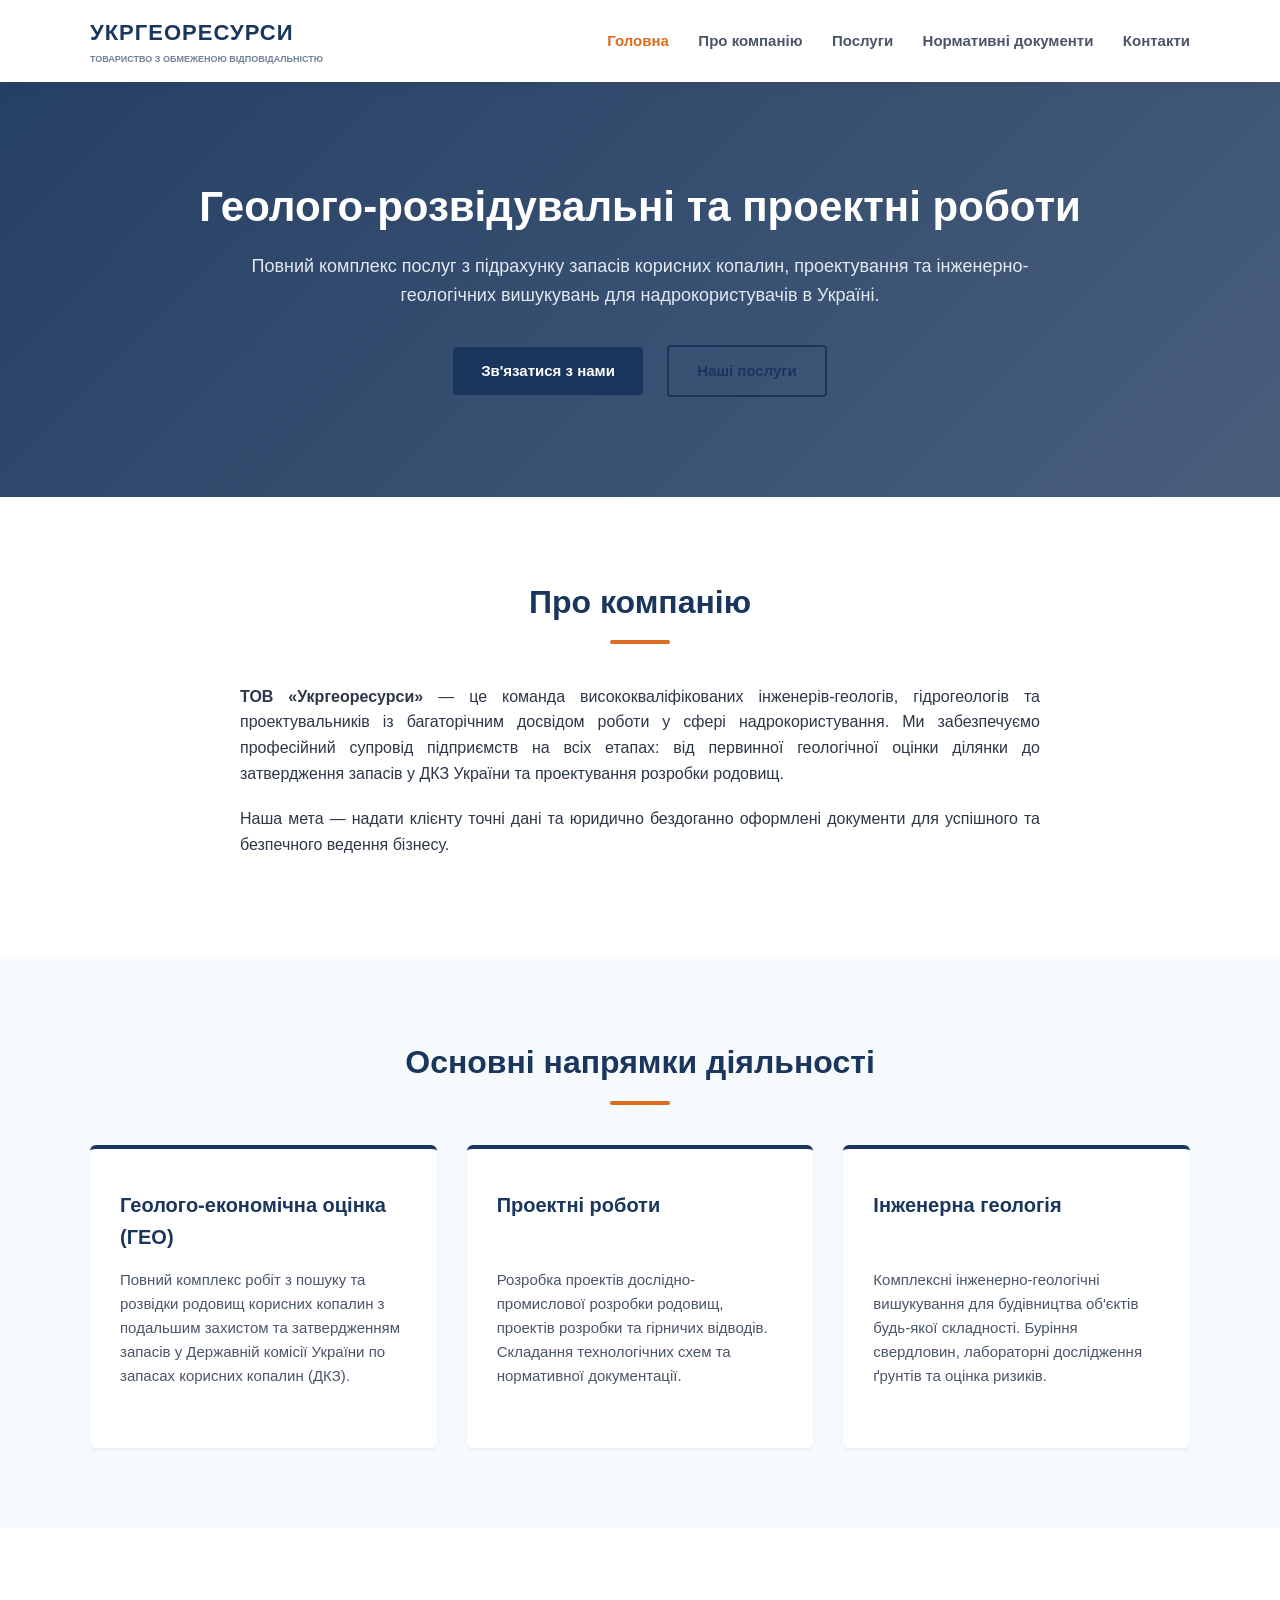
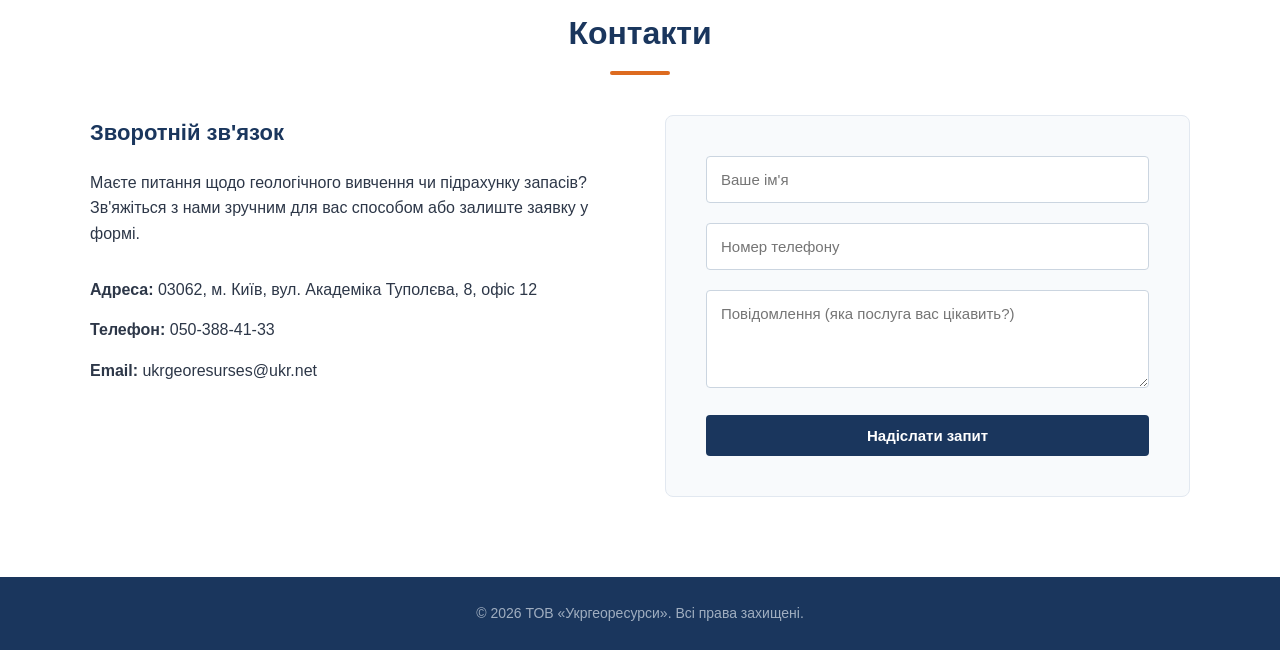
<file: index.html>
<!DOCTYPE html>
<html lang="uk">
<head>
    <meta charset="UTF-8">
    <meta name="viewport" content="width=device-width, initial-scale=1.0">
    <title>ТОВ Укргеоресурси — Геолого-економічна оцінка та проектування</title>
    <!-- Подключаем файл стилей -->
    <link rel="stylesheet" href="style.css">
</head>
<body>

    <!-- ШАПКА САЙТА (HEADER) -->
    <header class="main-header">
        <div class="container">
            <div class="logo">
                <span class="logo-title">УКРГЕОРЕСУРСИ</span>
                <span class="logo-subtitle">ТОВАРИСТВО З ОБМЕЖЕНОЮ ВІДПОВІДАЛЬНІСТЮ</span>
            </div>
            <nav class="main-nav">
                <a href="index.html" class="active">Головна</a>
                <a href="index.html#about">Про компанію</a>
                <a href="services.html">Послуги</a>
                <a href="services.html#documents">Нормативні документи</a>
                <a href="contacts.html">Контакти</a>
            </nav>
        </div>
    </header>

    <!-- ГЛАВНЫЙ БАННЕР (HERO SECTION) -->
    <section class="hero-section">
        <div class="container">
            <h1>Геолого-розвідувальні та проектні роботи</h1>
            <p>Повний комплекс послуг з підрахунку запасів корисних копалин, проектування та інженерно-геологічних вишукувань для надрокористувачів в Україні.</p>
            <div class="hero-actions">
                <a href="#contacts" class="btn btn-primary">Зв'язатися з нами</a>
                <a href="#services" class="btn btn-secondary">Наші послуги</a>
            </div>
        </div>
    </section>

    <!-- О КОМПАНИИ (ABOUT) -->
    <section id="about" class="about-section">
        <div class="container">
            <h2>Про компанію</h2>
            <div class="about-content">
                <p><strong>ТОВ «Укргеоресурси»</strong> — це команда висококваліфікованих інженерів-геологів, гідрогеологів та проектувальників із багаторічним досвідом роботи у сфері надрокористування. Ми забезпечуємо професійний супровід підприємств на всіх етапах: від первинної геологічної оцінки ділянки до затвердження запасів у ДКЗ України та проектування розробки родовищ.</p>
                <p>Наша мета — надати клієнту точні дані та юридично бездоганно оформлені документи для успішного та безпечного ведення бізнесу.</p>
            </div>
        </div>
    </section>

    <!-- НАПРАВЛЕНИЯ УСЛУГ (SERVICES) -->
    <section id="services" class="services-section">
        <div class="container">
            <h2>Основні напрямки діяльності</h2>
            <div class="services-grid">
                
                <!-- Блок 1 -->
                <div class="service-card">
                    <h3>Геолого-економічна оцінка (ГЕО)</h3>
                    <p>Повний комплекс робіт з пошуку та розвідки родовищ корисних копалин з подальшим захистом та затвердженням запасів у Державній комісії України по запасах корисних копалин (ДКЗ).</p>
                </div>

                <!-- Блок 2 -->
                <div class="service-card">
                    <h3>Проектні роботи</h3>
                    <p>Розробка проектів дослідно-промислової розробки родовищ, проектів розробки та гірничих відводів. Складання технологічних схем та нормативної документації.</p>
                </div>

                <!-- Блок 3 -->
                <div class="service-card">
                    <h3>Інженерна геологія</h3>
                    <p>Комплексні інженерно-геологічні вишукування для будівництва об'єктів будь-якої складності. Буріння свердловин, лабораторні дослідження ґрунтів та оцінка ризиків.</p>
                </div>

            </div>
        </div>
    </section>

    <!-- КОНТАКТЫ И ФОРМА (CONTACTS) -->
    <section id="contacts" class="contacts-section">
        <div class="container">
            <h2>Контакти</h2>
            <div class="contacts-wrapper">
                
                <!-- Инфо-блок -->
                <div class="contacts-info">
                    <h3>Зворотній зв'язок</h3>
                    <p>Маєте питання щодо геологічного вивчення чи підрахунку запасів? Зв'яжіться з нами зручним для вас способом або залиште заявку у формі.</p>
                    <ul class="contact-list">
                        <li><strong>Адреса:</strong> 03062, м. Київ, вул. Академіка Туполєва, 8, офіс 12</li>
                        <li><strong>Телефон:</strong> 050-388-41-33</li>
                        <li><strong>Email:</strong> ukrgeoresurses@ukr.net</li>
                    </ul>
                </div>

                <!-- Форма обратной связи -->
                <div class="contacts-form-block">
                    <form class="contact-form">
                        <div class="form-group">
                            <input type="text" placeholder="Ваше ім'я" required>
                        </div>
                        <div class="form-group">
                            <input type="tel" placeholder="Номер телефону" required>
                        </div>
                        <div class="form-group">
                            <textarea placeholder="Повідомлення (яка послуга вас цікавить?)" rows="4"></textarea>
                        </div>
                        <button type="submit" class="btn btn-primary">Надіслати запит</button>
                    </form>
                </div>

            </div>
        </div>
    </section>

    <!-- ПОДВАЛ (FOOTER) -->
    <footer class="main-footer">
        <div class="container">
            <p>&copy; 2026 ТОВ «Укргеоресурси». Всі права захищені.</p>
        </div>
    </footer>

    <!-- Подключаем файл скриптов -->
    <script src="script.js"></script>
</body>
</html>
</file>
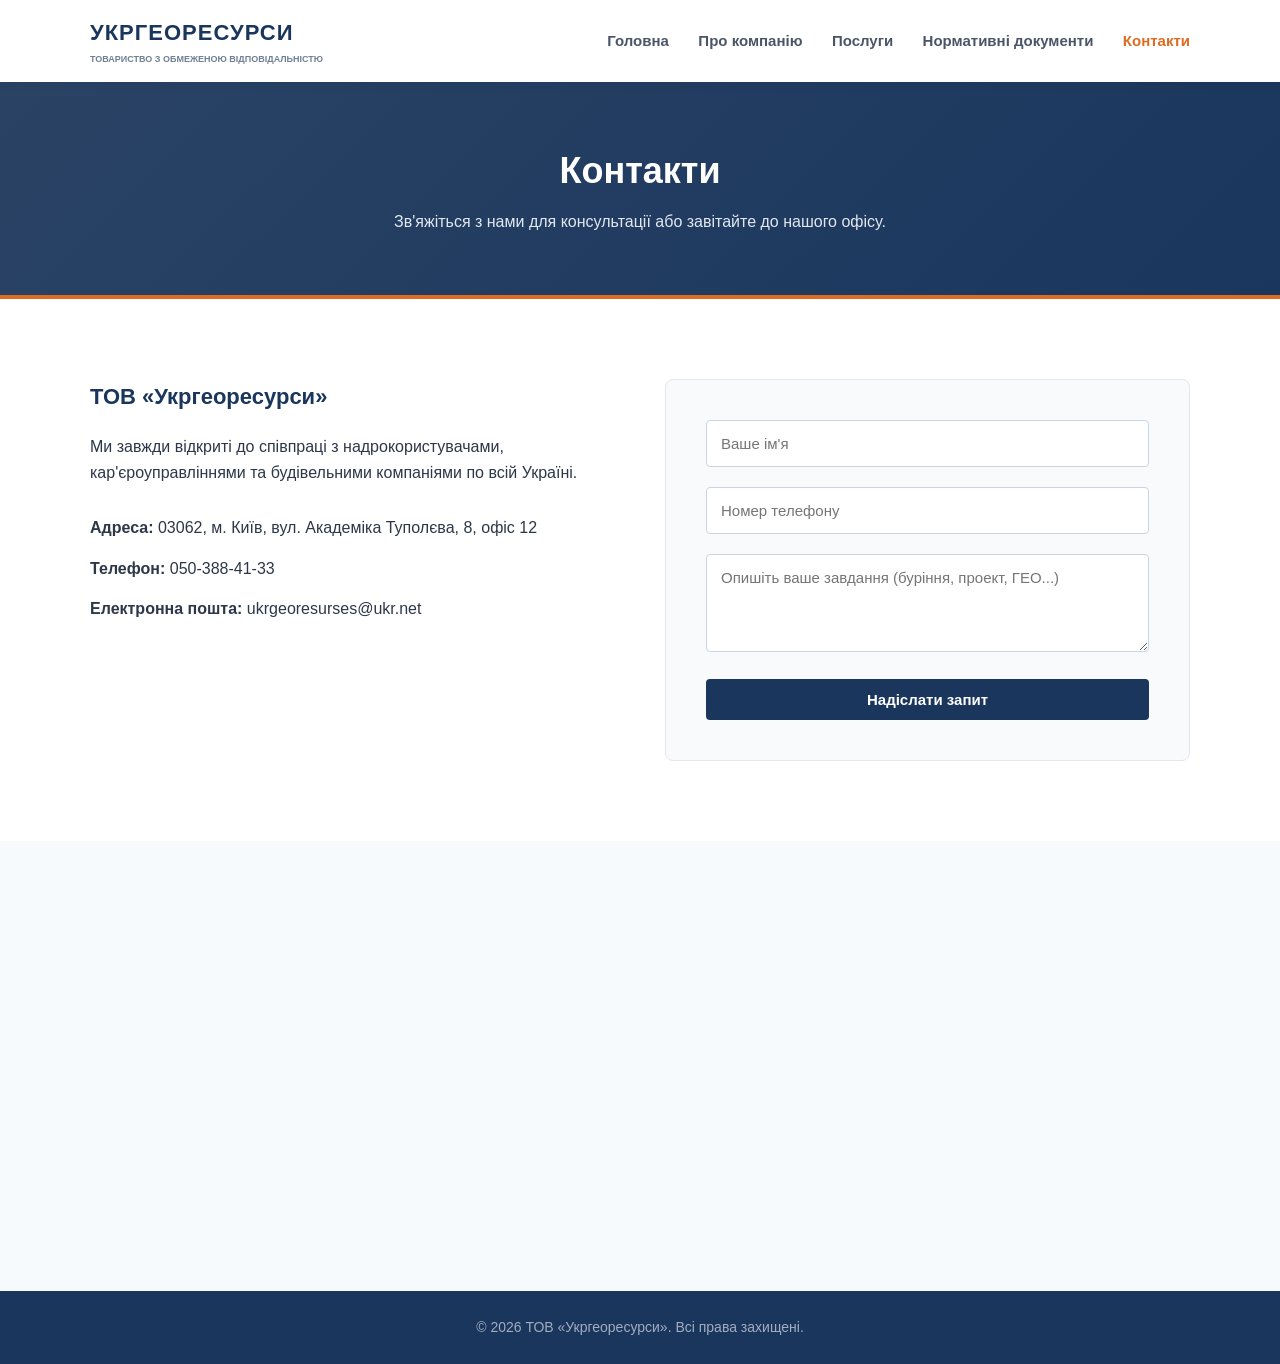
<file: contacts.html>
<!DOCTYPE html>
<html lang="uk">
<head>
    <meta charset="UTF-8">
    <meta name="viewport" content="width=device-width, initial-scale=1.0">
    <title>Контакти — ТОВ Укргеоресурси</title>
    <link rel="stylesheet" href="style.css">
</head>
<body>

    <header class="main-header">
        <div class="container">
            <div class="logo">
                <span class="logo-title">УКРГЕОРЕСУРСИ</span>
                <span class="logo-subtitle">ТОВАРИСТВО З ОБМЕЖЕНОЮ ВІДПОВІДАЛЬНІСТЮ</span>
            </div>
            <nav class="main-nav">
                <a href="index.html">Головна</a>
                <a href="index.html#about">Про компанію</a>
                <a href="services.html">Послуги</a>
                <a href="services.html#documents">Нормативні документи</a>
                <a href="contacts.html" class="active">Контакти</a>
            </nav>
        </div>
    </header>

    <section class="page-banner">
        <div class="container">
            <h1>Контакти</h1>
            <p>Зв'яжіться з нами для консультації або завітайте до нашого офісу.</p>
        </div>
    </section>

    <section class="contacts-section">
        <div class="container">
            <div class="contacts-wrapper">
                
                <div class="contacts-info">
                    <h3>ТОВ «Укргеоресурси»</h3>
                    <p>Ми завжди відкриті до співпраці з надрокористувачами, кар'єроуправліннями та будівельними компаніями по всій Україні.</p>
                    <ul class="contact-list">
                        <li><strong>Адреса:</strong> 03062, м. Київ, вул. Академіка Туполєва, 8, офіс 12</li>
                        <li><strong>Телефон:</strong> 050-388-41-33</li>
                        <li><strong>Електронна пошта:</strong> ukrgeoresurses@ukr.net</li>
                    </ul>
                </div>

                <div class="contacts-form-block">
                    <form class="contact-form">
                        <div class="form-group">
                            <input type="text" placeholder="Ваше ім'я" required>
                        </div>
                        <div class="form-group">
                            <input type="tel" placeholder="Номер телефону" required>
                        </div>
                        <div class="form-group">
                            <textarea placeholder="Опишіть ваше завдання (буріння, проект, ГЕО...)" rows="4"></textarea>
                        </div>
                        <button type="submit" class="btn btn-primary">Надіслати запит</button>
                    </form>
                </div>

            </div>
        </div>
    </section>

    <section class="map-section">
        <div class="map-container">
            <iframe src="https://maps.google.com/maps?q=%D0%BC.+%D0%9A%D0%B8%D1%97%D0%B2%2C+%D0%B2%D1%83%D0%BB.+%D0%90%D0%BA%D0%B0%D0%B0%D0%B4%D0%B5%D0%BC%D1%96%D0%BA%D0%B0+%D0%A2%D1%83%D0%BF%D0%BE%D0%BB%D1%94%D0%B2%D0%B0%2C+8&t=&z=16&ie=UTF-8&iwloc=&output=embed" width="100%" height="450" style="border:0;" allowfullscreen="" loading="lazy" referrerpolicy="no-referrer-when-downgrade"></iframe>
        </div>
    </section>

    <footer class="main-footer">
        <div class="container">
            <p>&copy; 2026 ТОВ «Укргеоресурси». Всі права захищені.</p>
        </div>
    </footer>

    <script src="script.js"></script>
</body>
</html>
</file>
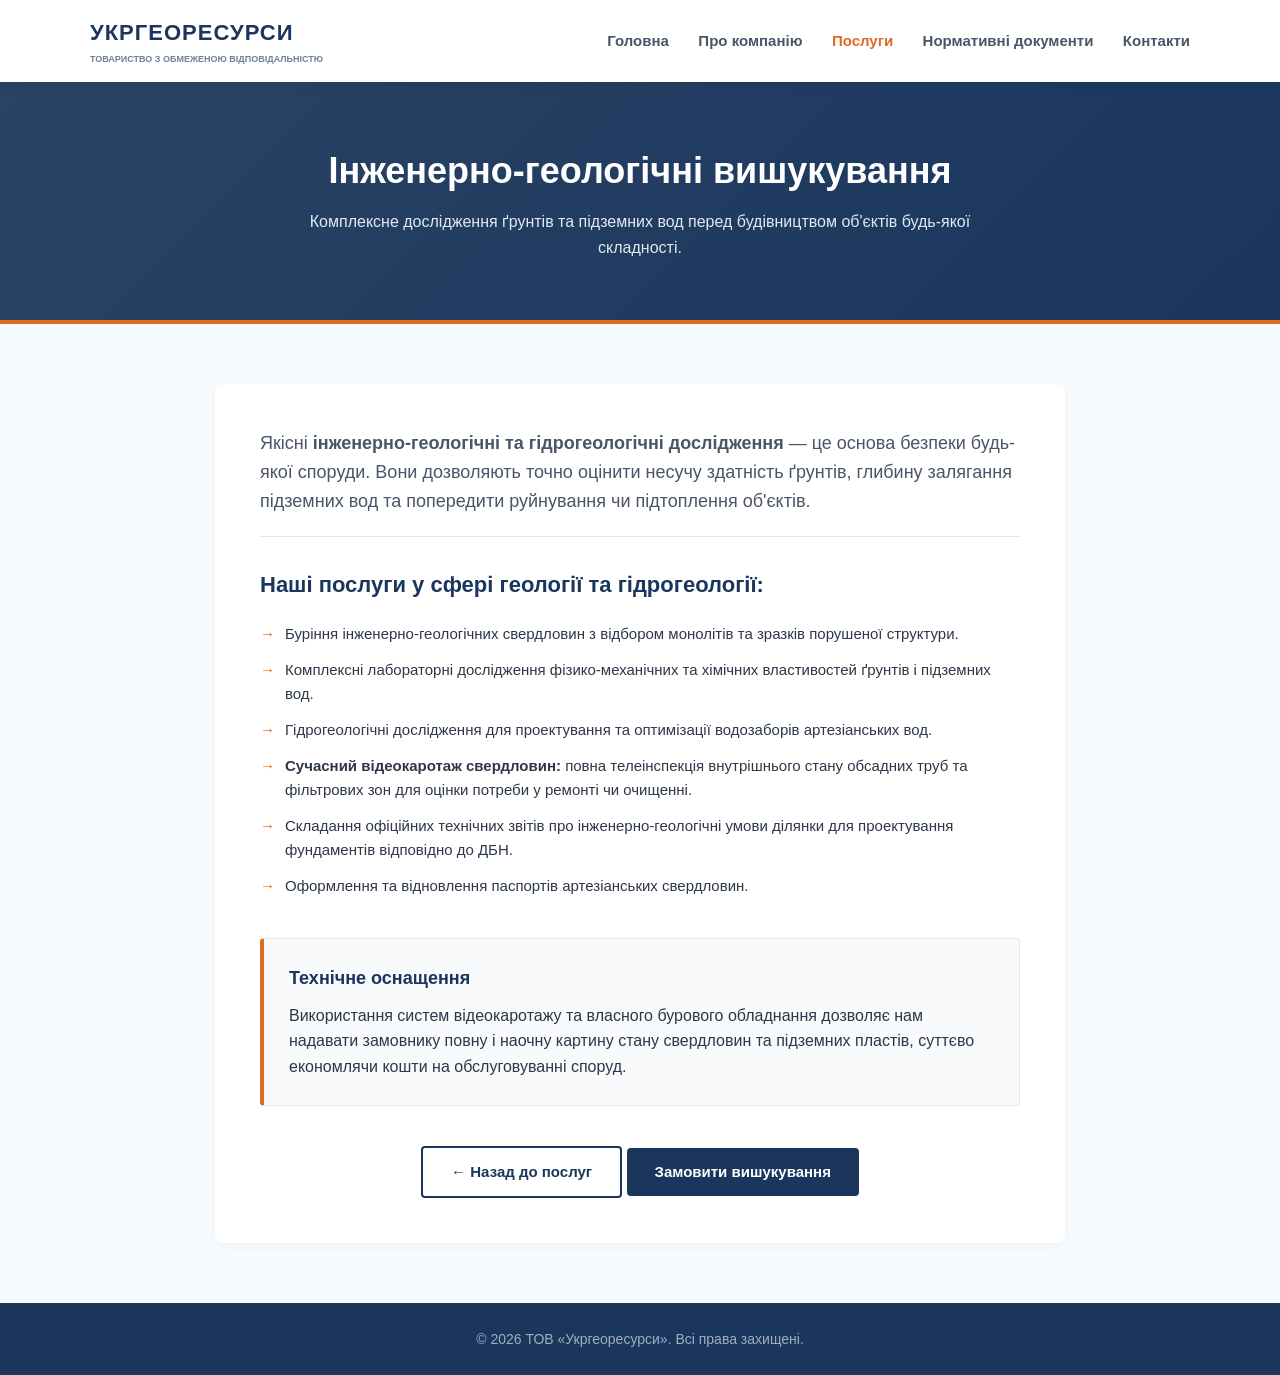
<file: engineering-geo.html>
<!DOCTYPE html>
<html lang="uk">
<head>
    <meta charset="UTF-8">
    <meta name="viewport" content="width=device-width, initial-scale=1.0">
    <title>Інженерна геологія та гідрогеологія — ТОВ Укргеоресурси</title>
    <link rel="stylesheet" href="style.css">
</head>
<body>

    <!-- ШАПКА САЙТА -->
    <header class="main-header">
        <div class="container">
            <div class="logo">
                <span class="logo-title">УКРГЕОРЕСУРСИ</span>
                <span class="logo-subtitle">ТОВАРИСТВО З ОБМЕЖЕНОЮ ВІДПОВІДАЛЬНІСТЮ</span>
            </div>
            <nav class="main-nav">
                <a href="index.html">Головна</a>
                <a href="index.html#about">Про компанію</a>
                <a href="services.html" class="active">Послуги</a>
                <a href="services.html#documents">Нормативні документи</a>
                <a href="index.html#contacts">Контакти</a>
            </nav>
        </div>
    </header>

    <!-- БАННЕР -->
    <section class="page-banner">
        <div class="container">
            <h1>Інженерно-геологічні вишукування</h1>
            <p>Комплексне дослідження ґрунтів та підземних вод перед будівництвом об'єктів будь-якої складності.</p>
        </div>
    </section>

    <!-- ДЕТАЛЬНЫЙ БЛОК -->
    <section class="service-detail-section">
        <div class="container">
            <div class="service-detail-content">
                <p class="intro-text">
                    Якісні <strong>інженерно-геологічні та гідрогеологічні дослідження</strong> — це основа безпеки будь-якої споруди. Вони дозволяють точно оцінити несучу здатність ґрунтів, глибину залягання підземних вод та попередити руйнування чи підтоплення об'єктів.
                </p>

                <h3>Наші послуги у сфері геології та гідрогеології:</h3>
                <ul>
                    <li>Буріння інженерно-геологічних свердловин з відбором монолітів та зразків порушеної структури.</li>
                    <li>Комплексні лабораторні дослідження фізико-механічних та хімічних властивостей ґрунтів і підземних вод.</li>
                    <li>Гідрогеологічні дослідження для проектування та оптимізації водозаборів артезіанських вод.</li>
                    <li><strong>Сучасний відеокаротаж свердловин:</strong> повна телеінспекція внутрішнього стану обсадних труб та фільтрових зон для оцінки потреби у ремонті чи очищенні.</li>
                    <li>Складання офіційних технічних звітів про інженерно-геологічні умови ділянки для проектування фундаментів відповідно до ДБН.</li>
                    <li>Оформлення та відновлення паспортів артезіанських свердловин.</li>
                </ul>

                <div class="benefits-block">
                    <h4>Технічне оснащення</h4>
                    <p>Використання систем відеокаротажу та власного бурового обладнання дозволяє нам надавати замовнику повну і наочну картину стану свердловин та підземних пластів, суттєво економлячи кошти на обслуговуванні споруд.</p>
                </div>

                <div class="page-actions">
                    <a href="services.html" class="btn btn-secondary">← Назад до послуг</a>
                    <a href="index.html#contacts" class="btn btn-primary">Замовити вишукування</a>
                </div>
            </div>
        </div>
    </section>

    <!-- ПОДВАЛ -->
    <footer class="main-footer">
        <div class="container">
            <p>&copy; 2026 ТОВ «Укргеоресурси». Всі права захищені.</p>
        </div>
    </footer>

    <script src="script.js"></script>
</body>
</html>
</file>
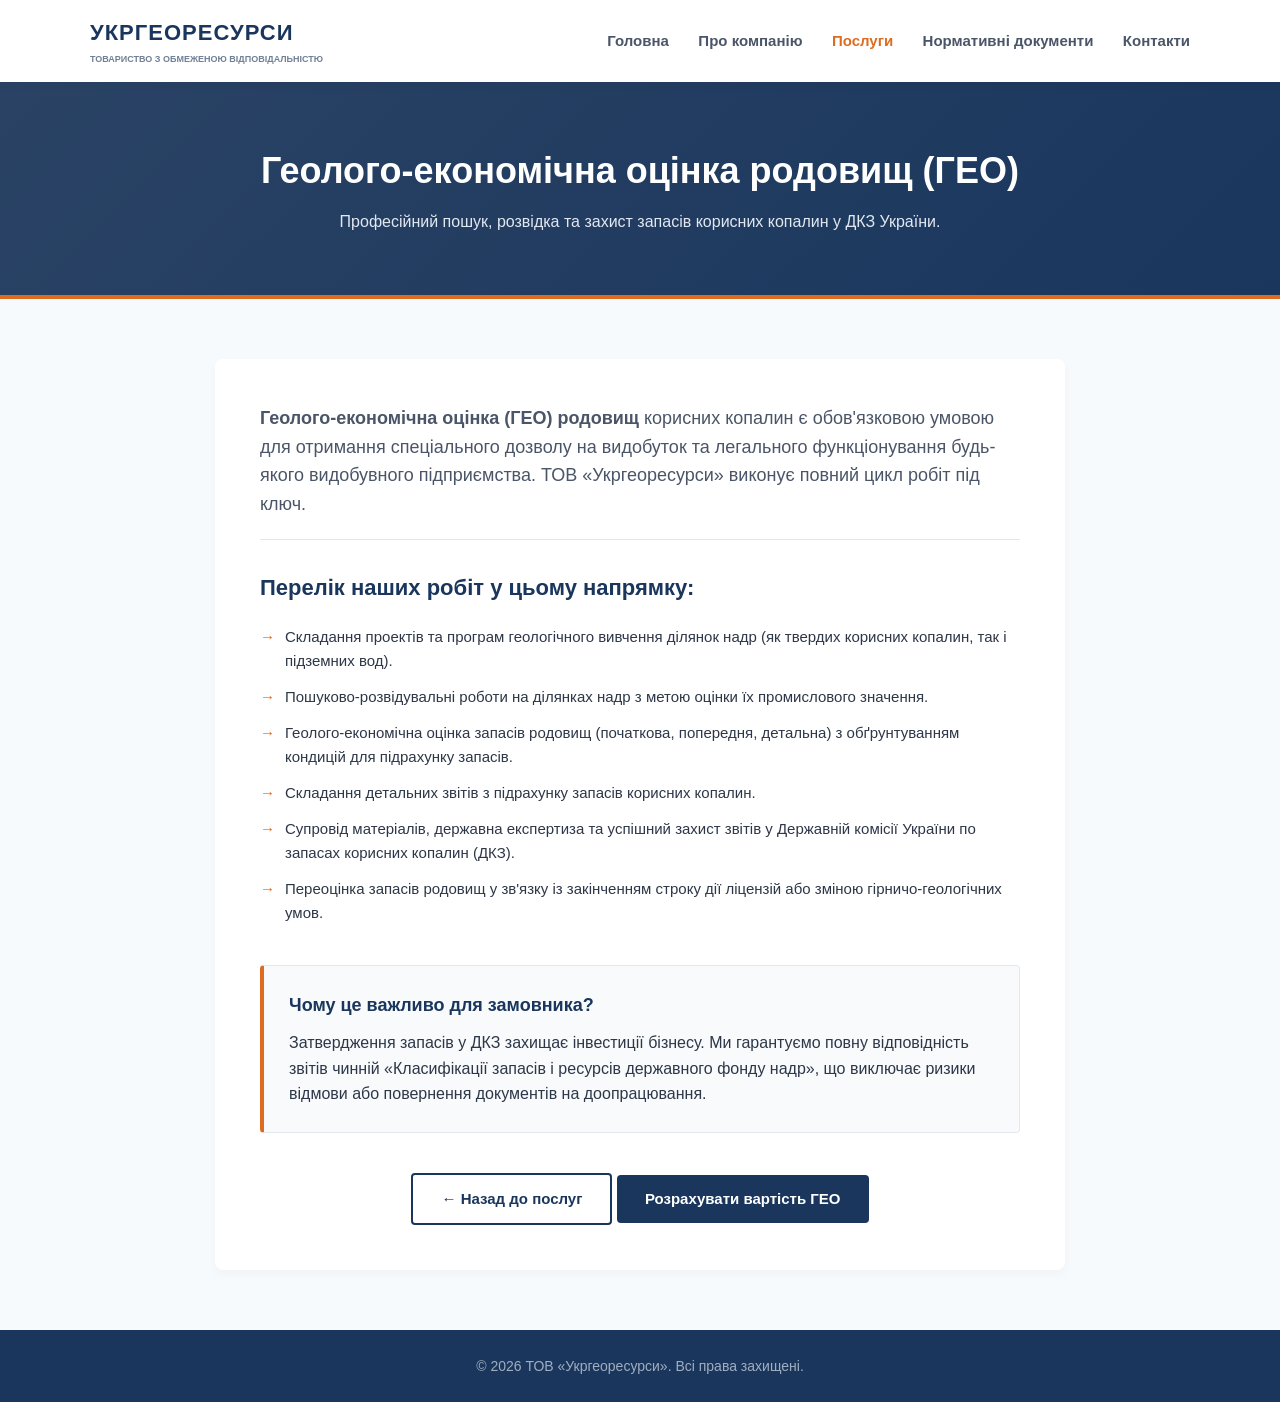
<file: geo-ocinka.html>
<!DOCTYPE html>
<html lang="uk">
<head>
    <meta charset="UTF-8">
    <meta name="viewport" content="width=device-width, initial-scale=1.0">
    <title>Геолого-економічна оцінка родовищ — ТОВ Укргеоресурси</title>
    <link rel="stylesheet" href="style.css">
</head>
<body>

    <!-- ШАПКА САЙТА -->
    <header class="main-header">
        <div class="container">
            <div class="logo">
                <span class="logo-title">УКРГЕОРЕСУРСИ</span>
                <span class="logo-subtitle">ТОВАРИСТВО З ОБМЕЖЕНОЮ ВІДПОВІДАЛЬНІСТЮ</span>
            </div>
            <nav class="main-nav">
                <a href="index.html">Головна</a>
                <a href="index.html#about">Про компанію</a>
                <a href="services.html" class="active">Послуги</a>
                <a href="services.html#documents">Нормативні документи</a>
                <a href="index.html#contacts">Контакти</a>
            </nav>
        </div>
    </header>

    <!-- БАННЕР -->
    <section class="page-banner">
        <div class="container">
            <h1>Геолого-економічна оцінка родовищ (ГЕО)</h1>
            <p>Професійний пошук, розвідка та захист запасів корисних копалин у ДКЗ України.</p>
        </div>
    </section>

    <!-- ДЕТАЛЬНЫЙ БЛОК -->
    <section class="service-detail-section">
        <div class="container">
            <div class="service-detail-content">
                <p class="intro-text">
                    <strong>Геолого-економічна оцінка (ГЕО) родовищ</strong> корисних копалин є обов'язковою умовою для отримання спеціального дозволу на видобуток та легального функціонування будь-якого видобувного підприємства. ТОВ «Укргеоресурси» виконує повний цикл робіт під ключ.
                </p>

                <h3>Перелік наших робіт у цьому напрямку:</h3>
                <ul>
                    <li>Складання проектів та програм геологічного вивчення ділянок надр (як твердих корисних копалин, так і підземних вод).</li>
                    <li>Пошуково-розвідувальні роботи на ділянках надр з метою оцінки їх промислового значення.</li>
                    <li>Геолого-економічна оцінка запасів родовищ (початкова, попередня, детальна) з обґрунтуванням кондицій для підрахунку запасів.</li>
                    <li>Складання детальних звітів з підрахунку запасів корисних копалин.</li>
                    <li>Супровід матеріалів, державна експертиза та успішний захист звітів у Державній комісії України по запасах корисних копалин (ДКЗ).</li>
                    <li>Переоцінка запасів родовищ у зв'язку із закінченням строку дії ліцензій або зміною гірничо-геологічних умов.</li>
                </ul>

                <div class="benefits-block">
                    <h4>Чому це важливо для замовника?</h4>
                    <p>Затвердження запасів у ДКЗ захищає інвестиції бізнесу. Ми гарантуємо повну відповідність звітів чинній «Класифікації запасів і ресурсів державного фонду надр», що виключає ризики відмови або повернення документів на доопрацювання.</p>
                </div>

                <div class="page-actions">
                    <a href="services.html" class="btn btn-secondary">← Назад до послуг</a>
                    <a href="index.html#contacts" class="btn btn-primary">Розрахувати вартість ГЕО</a>
                </div>
            </div>
        </div>
    </section>

    <!-- ПОДВАЛ -->
    <footer class="main-footer">
        <div class="container">
            <p>&copy; 2026 ТОВ «Укргеоресурси». Всі права захищені.</p>
        </div>
    </footer>

    <script src="script.js"></script>
</body>
</html>
</file>
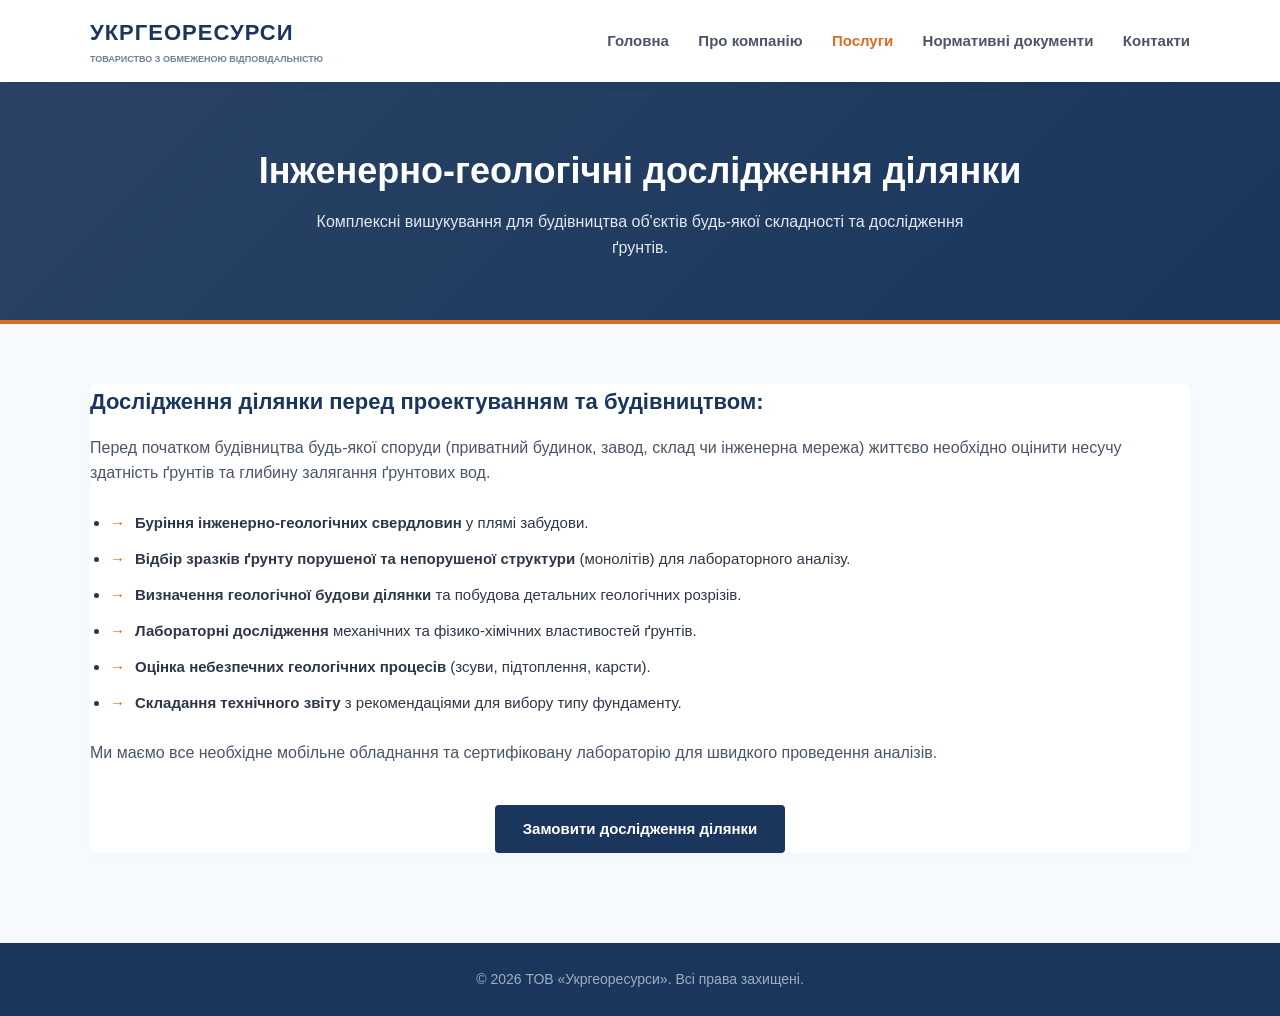
<file: inzhenerna-geologiya.html>
<!DOCTYPE html>
<html lang="uk">
<head>
    <meta charset="UTF-8">
    <meta name="viewport" content="width=device-width, initial-scale=1.0">
    <title>Інженерно-геологічні дослідження — ТОВ Укргеоресурси</title>
    <link rel="stylesheet" href="style.css">
</head>
<body>

    <!-- ШАПКА САЙТА -->
    <header class="main-header">
        <div class="container">
            <div class="logo">
                <span class="logo-title">УКРГЕОРЕСУРСИ</span>
                <span class="logo-subtitle">ТОВАРИСТВО З ОБМЕЖЕНОЮ ВІДПОВІДАЛЬНІСТЮ</span>
            </div>
            <nav class="main-nav">
                <a href="index.html">Головна</a>
                <a href="index.html#about">Про компанію</a>
                <a href="services.html" class="active">Послуги</a>
                <a href="services.html#documents">Нормативні документи</a>
                <a href="index.html#contacts">Контакти</a>
            </nav>
        </div>
    </header>

    <!-- БАННЕР -->
    <section class="page-banner">
        <div class="container">
            <h1>Інженерно-геологічні дослідження ділянки</h1>
            <p>Комплексні вишукування для будівництва об'єктів будь-якої складності та дослідження ґрунтів.</p>
        </div>
    </section>

    <!-- КОНТЕНТ -->
    <section class="detailed-services">
        <div class="container">
            <div class="service-item" style="border: none; padding: 0;">
                <h3>Дослідження ділянки перед проектуванням та будівництвом:</h3>
                <p>Перед початком будівництва будь-якої споруди (приватний будинок, завод, склад чи інженерна мережа) життєво необхідно оцінити несучу здатність ґрунтів та глибину залягання ґрунтових вод.</p>
                
                <ul style="list-style-type: disc; padding-left: 20px; margin: 25px 0;">
                    <li style="margin-bottom: 12px;"><strong>Буріння інженерно-геологічних свердловин</strong> у плямі забудови.</li>
                    <li style="margin-bottom: 12px;"><strong>Відбір зразків ґрунту порушеної та непорушеної структури</strong> (монолітів) для лабораторного аналізу.</li>
                    <li style="margin-bottom: 12px;"><strong>Визначення геологічної будови ділянки</strong> та побудова детальних геологічних розрізів.</li>
                    <li style="margin-bottom: 12px;"><strong>Лабораторні дослідження</strong> механічних та фізико-хімічних властивостей ґрунтів.</li>
                    <li style="margin-bottom: 12px;"><strong>Оцінка небезпечних геологічних процесів</strong> (зсуви, підтоплення, карсти).</li>
                    <li style="margin-bottom: 12px;"><strong>Складання технічного звіту</strong> з рекомендаціями для вибору типу фундаменту.</li>
                </ul>

                <p>Ми маємо все необхідне мобільне обладнання та сертифіковану лабораторію для швидкого проведення аналізів.</p>

                <div style="margin-top: 40px; text-align: center;">
                    <a href="index.html#contacts" class="btn btn-primary">Замовити дослідження ділянки</a>
                </div>
            </div>
        </div>
    </section>

    <!-- ПОДВАЛ -->
    <footer class="main-footer">
        <div class="container">
            <p>&copy; 2026 ТОВ «Укргеоресурси». Всі права захищені.</p>
        </div>
    </footer>

    <script src="script.js"></script>
</body>
</html>
</file>
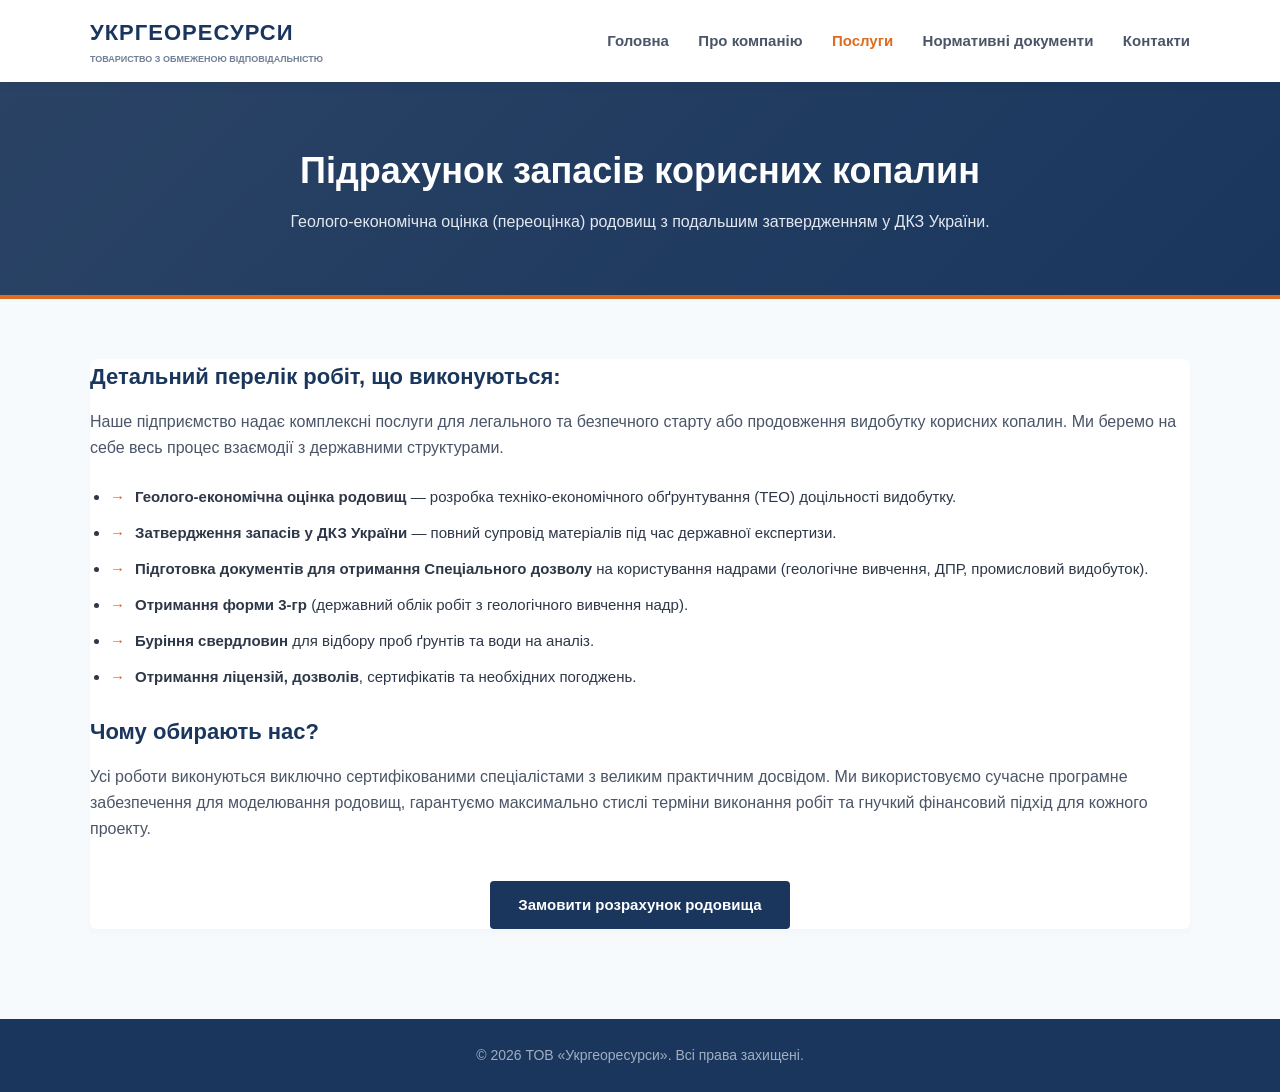
<file: pidrahunok-zapasiv.html>
<!DOCTYPE html>
<html lang="uk">
<head>
    <meta charset="UTF-8">
    <meta name="viewport" content="width=device-width, initial-scale=1.0">
    <title>Підрахунок запасів корисних копалин — ТОВ Укргеоресурси</title>
    <link rel="stylesheet" href="style.css">
</head>
<body>

    <!-- ШАПКА САЙТА -->
    <header class="main-header">
        <div class="container">
            <div class="logo">
                <span class="logo-title">УКРГЕОРЕСУРСИ</span>
                <span class="logo-subtitle">ТОВАРИСТВО З ОБМЕЖЕНОЮ ВІДПОВІДАЛЬНІСТЮ</span>
            </div>
            <nav class="main-nav">
                <a href="index.html">Головна</a>
                <a href="index.html#about">Про компанію</a>
                <a href="services.html" class="active">Послуги</a>
                <a href="services.html#documents">Нормативні документи</a>
                <a href="index.html#contacts">Контакти</a>
            </nav>
        </div>
    </header>

    <!-- БАННЕР -->
    <section class="page-banner">
        <div class="container">
            <h1>Підрахунок запасів корисних копалин</h1>
            <p>Геолого-економічна оцінка (переоцінка) родовищ з подальшим затвердженням у ДКЗ України.</p>
        </div>
    </section>

    <!-- КОНТЕНТ -->
    <section class="detailed-services">
        <div class="container">
            <div class="service-item" style="border: none; padding: 0;">
                <h3>Детальний перелік робіт, що виконуються:</h3>
                <p>Наше підприємство надає комплексні послуги для легального та безпечного старту або продовження видобутку корисних копалин. Ми беремо на себе весь процес взаємодії з державними структурами.</p>
                
                <ul style="list-style-type: disc; padding-left: 20px; margin: 25px 0;">
                    <li style="margin-bottom: 12px;"><strong>Геолого-економічна оцінка родовищ</strong> — розробка техніко-економічного обґрунтування (ТЕО) доцільності видобутку.</li>
                    <li style="margin-bottom: 12px;"><strong>Затвердження запасів у ДКЗ України</strong> — повний супровід матеріалів під час державної експертизи.</li>
                    <li style="margin-bottom: 12px;"><strong>Підготовка документів для отримання Спеціального дозволу</strong> на користування надрами (геологічне вивчення, ДПР, промисловий видобуток).</li>
                    <li style="margin-bottom: 12px;"><strong>Отримання форми 3-гр</strong> (державний облік робіт з геологічного вивчення надр).</li>
                    <li style="margin-bottom: 12px;"><strong>Буріння свердловин</strong> для відбору проб ґрунтів та води на аналіз.</li>
                    <li style="margin-bottom: 12px;"><strong>Отримання ліцензій, дозволів</strong>, сертифікатів та необхідних погоджень.</li>
                </ul>

                <h3>Чому обирають нас?</h3>
                <p>Усі роботи виконуються виключно сертифікованими спеціалістами з великим практичним досвідом. Ми використовуємо сучасне програмне забезпечення для моделювання родовищ, гарантуємо максимально стислі терміни виконання робіт та гнучкий фінансовий підхід для кожного проекту.</p>
                
                <div style="margin-top: 40px; text-align: center;">
                    <a href="index.html#contacts" class="btn btn-primary">Замовити розрахунок родовища</a>
                </div>
            </div>
        </div>
    </section>

    <!-- ПОДВАЛ -->
    <footer class="main-footer">
        <div class="container">
            <p>&copy; 2026 ТОВ «Укргеоресурси». Всі права захищені.</p>
        </div>
    </footer>

    <script src="script.js"></script>
</body>
</html>
</file>
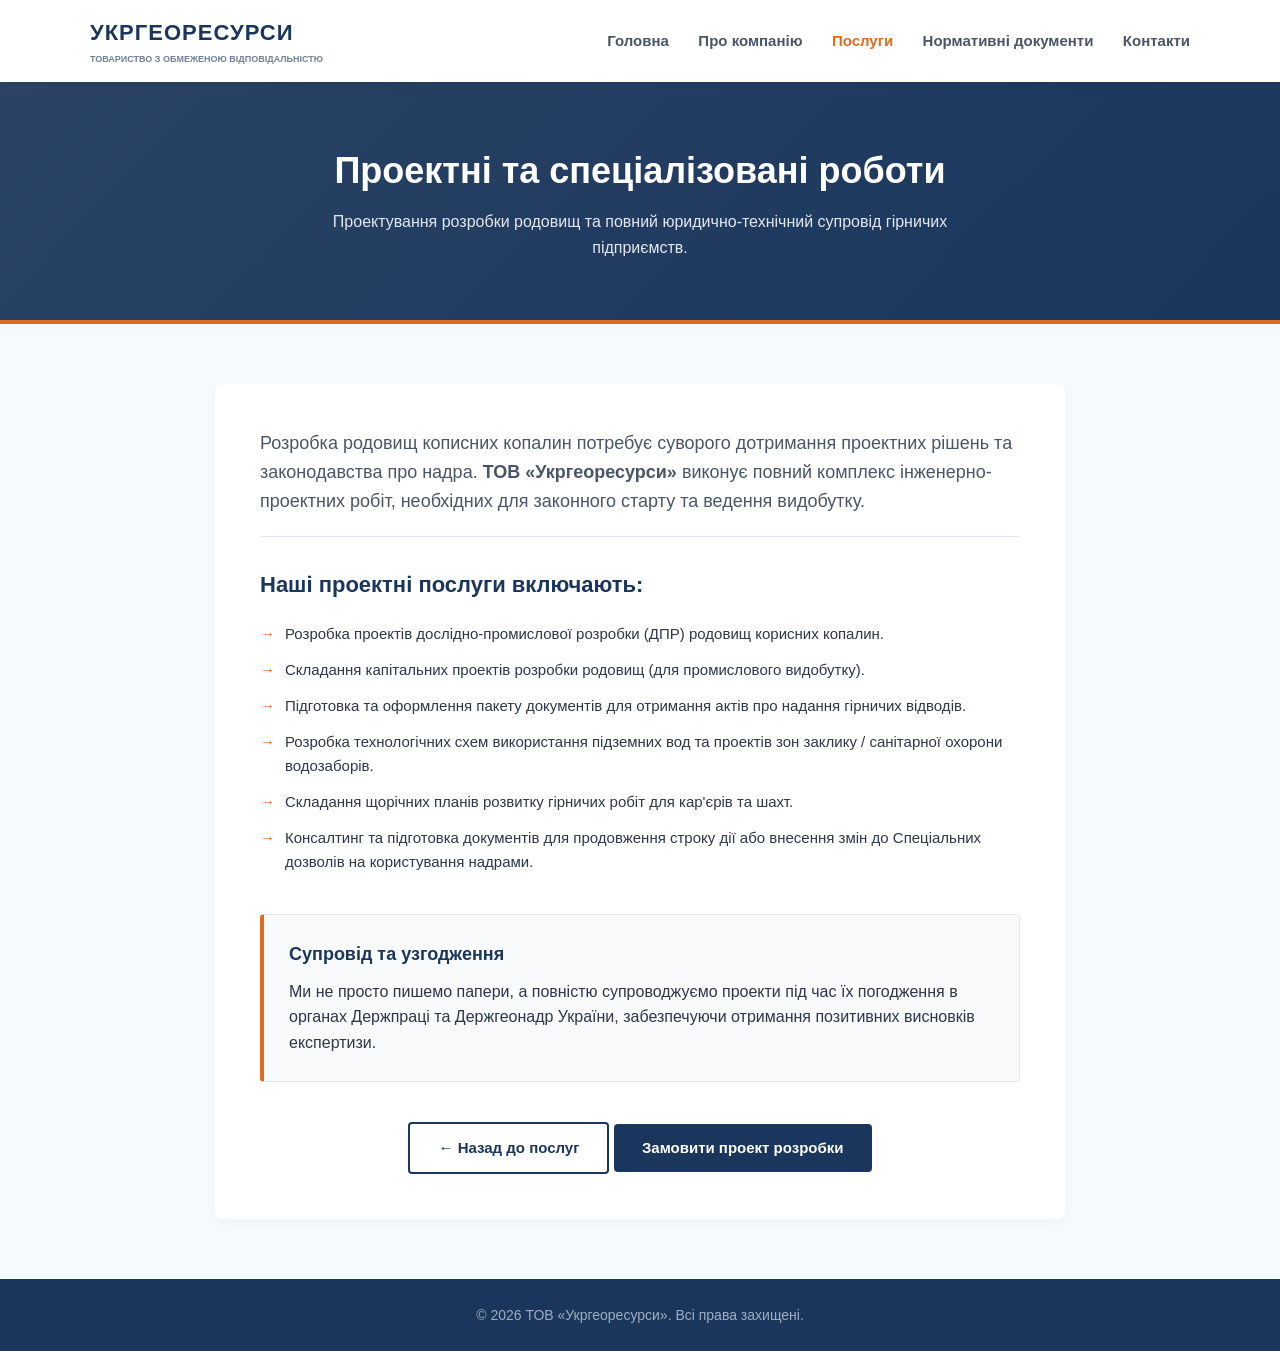
<file: proekt-work.html>
<!DOCTYPE html>
<html lang="uk">
<head>
    <meta charset="UTF-8">
    <meta name="viewport" content="width=device-width, initial-scale=1.0">
    <title>Проектні та спеціалізовані роботи — ТОВ Укргеоресурси</title>
    <link rel="stylesheet" href="style.css">
</head>
<body>

    <!-- ШАПКА САЙТА -->
    <header class="main-header">
        <div class="container">
            <div class="logo">
                <span class="logo-title">УКРГЕОРЕСУРСИ</span>
                <span class="logo-subtitle">ТОВАРИСТВО З ОБМЕЖЕНОЮ ВІДПОВІДАЛЬНІСТЮ</span>
            </div>
            <nav class="main-nav">
                <a href="index.html">Головна</a>
                <a href="index.html#about">Про компанію</a>
                <a href="services.html" class="active">Послуги</a>
                <a href="services.html#documents">Нормативні документи</a>
                <a href="index.html#contacts">Контакти</a>
            </nav>
        </div>
    </header>

    <!-- БАННЕР -->
    <section class="page-banner">
        <div class="container">
            <h1>Проектні та спеціалізовані роботи</h1>
            <p>Проектування розробки родовищ та повний юридично-технічний супровід гірничих підприємств.</p>
        </div>
    </section>

    <!-- ДЕТАЛЬНЫЙ БЛОК -->
    <section class="service-detail-section">
        <div class="container">
            <div class="service-detail-content">
                <p class="intro-text">
                    Розробка родовищ кописних копалин потребує суворого дотримання проектних рішень та законодавства про надра. <strong>ТОВ «Укргеоресурси»</strong> виконує повний комплекс інженерно-проектних робіт, необхідних для законного старту та ведення видобутку.
                </p>

                <h3>Наші проектні послуги включають:</h3>
                <ul>
                    <li>Розробка проектів дослідно-промислової розробки (ДПР) родовищ корисних копалин.</li>
                    <li>Складання капітальних проектів розробки родовищ (для промислового видобутку).</li>
                    <li>Підготовка та оформлення пакету документів для отримання актів про надання гірничих відводів.</li>
                    <li>Розробка технологічних схем використання підземних вод та проектів зон заклику / санітарної охорони водозаборів.</li>
                    <li>Складання щорічних планів розвитку гірничих робіт для кар'єрів та шахт.</li>
                    <li>Консалтинг та підготовка документів для продовження строку дії або внесення змін до Спеціальних дозволів на користування надрами.</li>
                </ul>

                <div class="benefits-block">
                    <h4>Супровід та узгодження</h4>
                    <p>Ми не просто пишемо папери, а повністю супроводжуємо проекти під час їх погодження в органах Держпраці та Держгеонадр України, забезпечуючи отримання позитивних висновків експертизи.</p>
                </div>

                <div class="page-actions">
                    <a href="services.html" class="btn btn-secondary">← Назад до послуг</a>
                    <a href="index.html#contacts" class="btn btn-primary">Замовити проект розробки</a>
                </div>
            </div>
        </div>
    </section>

    <!-- ПОДВАЛ -->
    <footer class="main-footer">
        <div class="container">
            <p>&copy; 2026 ТОВ «Укргеоресурси». Всі права захищені.</p>
        </div>
    </footer>

    <script src="script.js"></script>
</body>
</html>
</file>
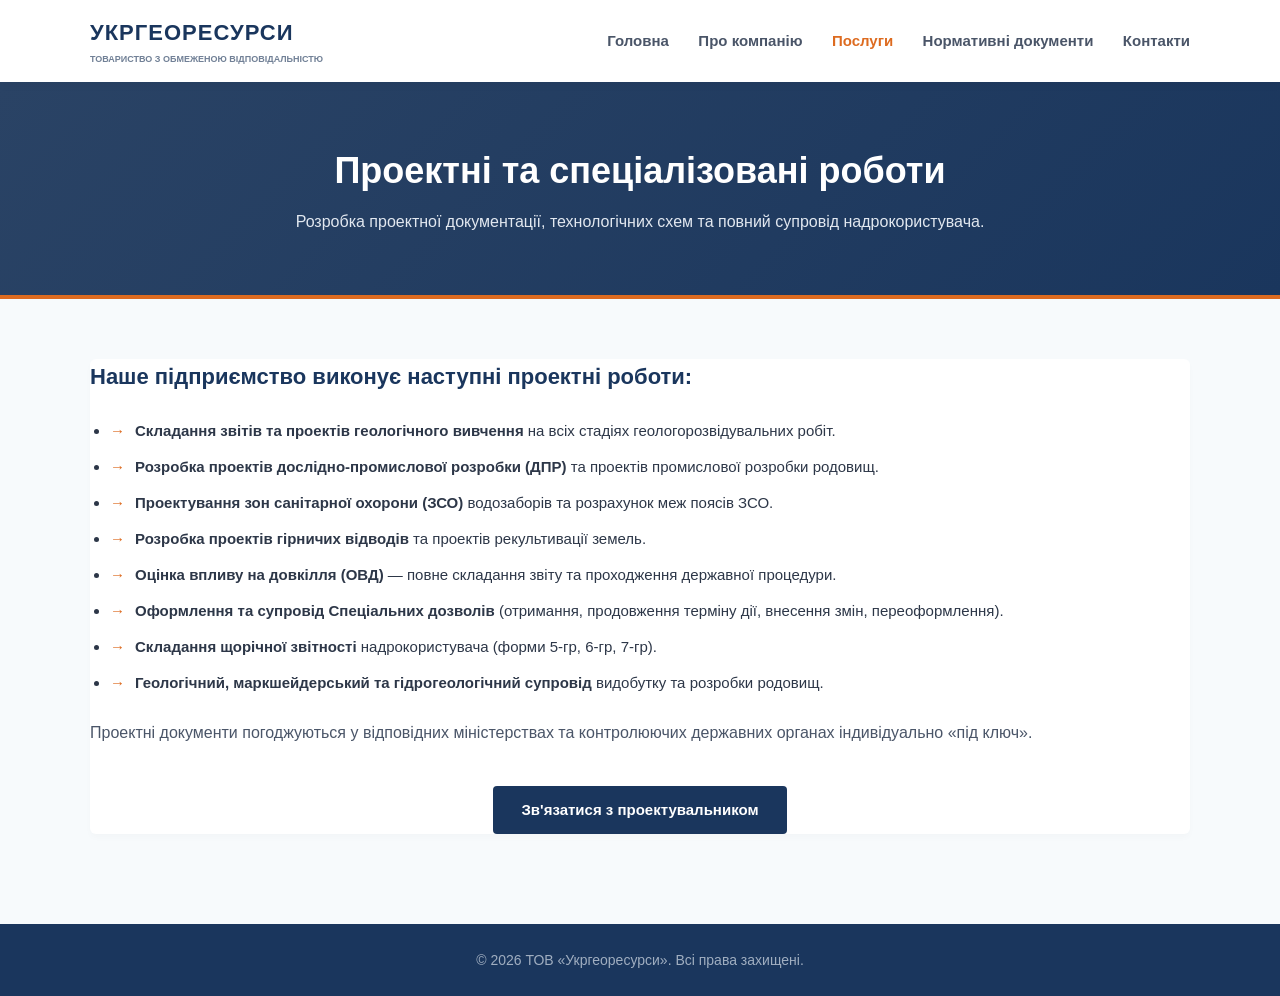
<file: proektni-roboty.html>
<!DOCTYPE html>
<html lang="uk">
<head>
    <meta charset="UTF-8">
    <meta name="viewport" content="width=device-width, initial-scale=1.0">
    <title>Проектні та спеціалізовані роботи — ТОВ Укргеоресурси</title>
    <link rel="stylesheet" href="style.css">
</head>
<body>

    <!-- ШАПКА САЙТА -->
    <header class="main-header">
        <div class="container">
            <div class="logo">
                <span class="logo-title">УКРГЕОРЕСУРСИ</span>
                <span class="logo-subtitle">ТОВАРИСТВО З ОБМЕЖЕНОЮ ВІДПОВІДАЛЬНІСТЮ</span>
            </div>
            <nav class="main-nav">
                <a href="index.html">Головна</a>
                <a href="index.html#about">Про компанію</a>
                <a href="services.html" class="active">Послуги</a>
                <a href="services.html#documents">Нормативні документи</a>
                <a href="index.html#contacts">Контакти</a>
            </nav>
        </div>
    </header>

    <!-- БАННЕР -->
    <section class="page-banner">
        <div class="container">
            <h1>Проектні та спеціалізовані роботи</h1>
            <p>Розробка проектної документації, технологічних схем та повний супровід надрокористувача.</p>
        </div>
    </section>

    <!-- КОНТЕНТ -->
    <section class="detailed-services">
        <div class="container">
            <div class="service-item" style="border: none; padding: 0;">
                <h3>Наше підприємство виконує наступні проектні роботи:</h3>
                
                <ul style="list-style-type: disc; padding-left: 20px; margin: 25px 0;">
                    <li style="margin-bottom: 12px;"><strong>Складання звітів та проектів геологічного вивчення</strong> на всіх стадіях геологорозвідувальних робіт.</li>
                    <li style="margin-bottom: 12px;"><strong>Розробка проектів дослідно-промислової розробки (ДПР)</strong> та проектів промислової розробки родовищ.</li>
                    <li style="margin-bottom: 12px;"><strong>Проектування зон санітарної охорони (ЗСО)</strong> водозаборів та розрахунок меж поясів ЗСО.</li>
                    <li style="margin-bottom: 12px;"><strong>Розробка проектів гірничих відводів</strong> та проектів рекультивації земель.</li>
                    <li style="margin-bottom: 12px;"><strong>Оцінка впливу на довкілля (ОВД)</strong> — повне складання звіту та проходження державної процедури.</li>
                    <li style="margin-bottom: 12px;"><strong>Оформлення та супровід Спеціальних дозволів</strong> (отримання, продовження терміну дії, внесення змін, переоформлення).</li>
                    <li style="margin-bottom: 12px;"><strong>Складання щорічної звітності</strong> надрокористувача (форми 5-гр, 6-гр, 7-гр).</li>
                    <li style="margin-bottom: 12px;"><strong>Геологічний, маркшейдерський та гідрогеологічний супровід</strong> видобутку та розробки родовищ.</li>
                </ul>

                <p>Проектні документи погоджуються у відповідних міністерствах та контролюючих державних органах індивідуально «під ключ».</p>

                <div style="margin-top: 40px; text-align: center;">
                    <a href="index.html#contacts" class="btn btn-primary">Зв'язатися з проектувальником</a>
                </div>
            </div>
        </div>
    </section>

    <!-- ПОДВАЛ -->
    <footer class="main-footer">
        <div class="container">
            <p>&copy; 2026 ТОВ «Укргеоресурси». Всі права захищені.</p>
        </div>
    </footer>

    <script src="script.js"></script>
</body>
</html>
</file>
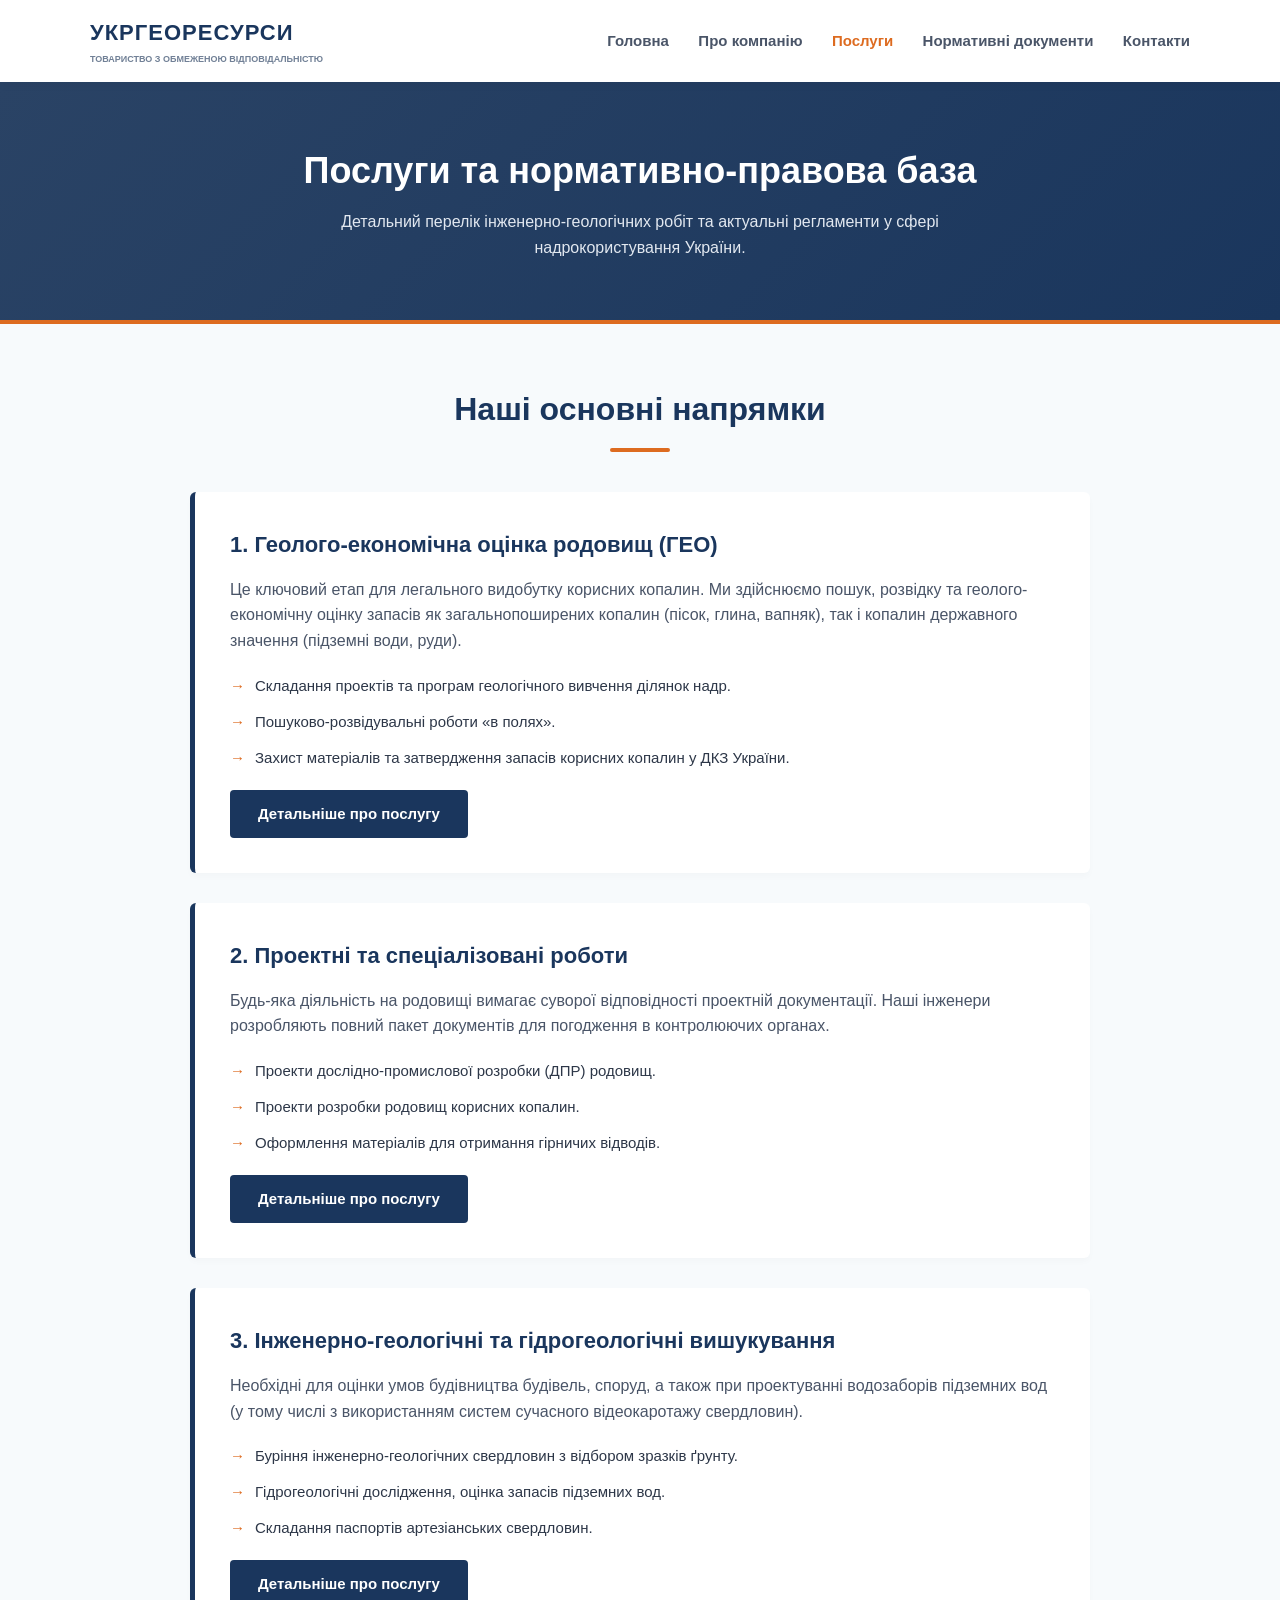
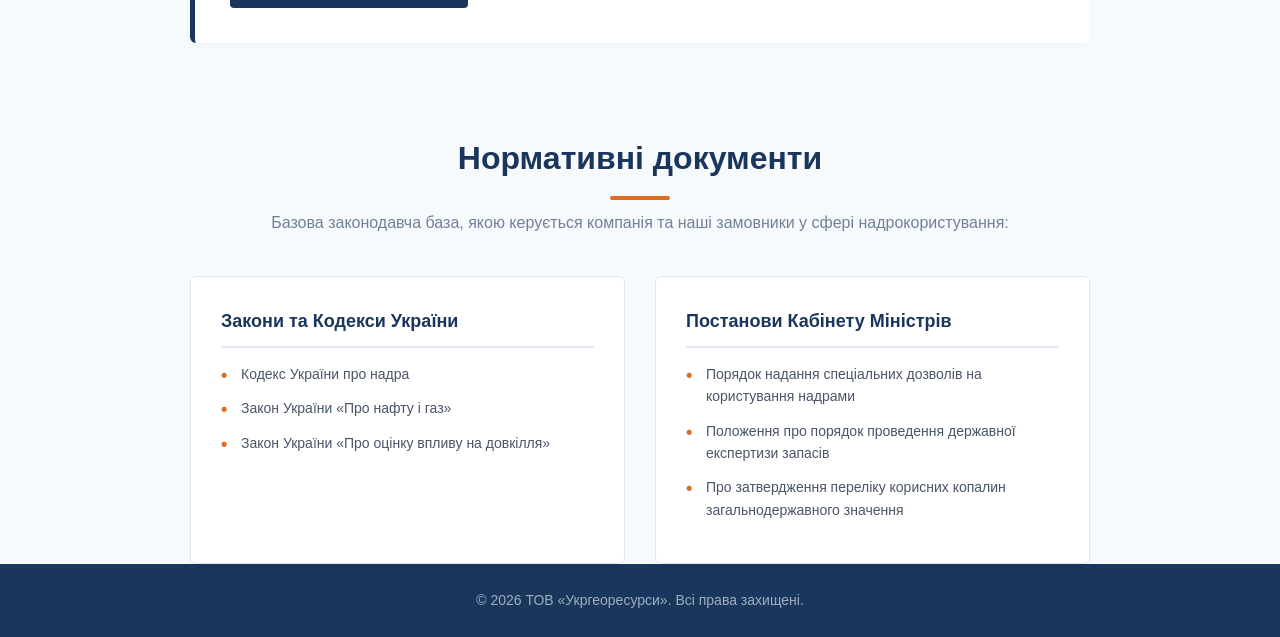
<file: services.html>
<!DOCTYPE html>
<html lang="uk">
<head>
    <meta charset="UTF-8">
    <meta name="viewport" content="width=device-width, initial-scale=1.0">
    <title>Послуги та Нормативна База — ТОВ Укргеоресурси</title>
    <link rel="stylesheet" href="style.css">
</head>
<body>

    <!-- ШАПКА САЙТА -->
    <header class="main-header">
        <div class="container">
            <div class="logo">
                <span class="logo-title">УКРГЕОРЕСУРСИ</span>
                <span class="logo-subtitle">ТОВАРИСТВО З ОБМЕЖЕНОЮ ВІДПОВІДАЛЬНІСТЮ</span>
            </div>
            <nav class="main-nav">
                <a href="index.html">Головна</a>
                <a href="index.html#about">Про компанію</a>
                <a href="services.html" class="active">Послуги</a>
                <a href="#documents">Нормативні документи</a>
                <a href="contacts.html">Контакти</a>
            </nav>
        </div>
    </header>

    <!-- ВНУТРЕННИЙ БАННЕР -->
    <section class="page-banner">
        <div class="container">
            <h1>Послуги та нормативно-правова база</h1>
            <p>Детальний перелік інженерно-геологічних робіт та актуальні регламенти у сфері надрокористування України.</p>
        </div>
    </section>

    <!-- ТРИ НАПРАВЛЕНИЯ -->
    <section class="detailed-services">
        <div class="container">
            <h2>Наші основні напрямки</h2>
            
            <div class="services-list">
                <div class="service-item">
                    <h3>1. Геолого-економічна оцінка родовищ (ГЕО)</h3>
                    <p>Це ключовий етап для легального видобутку корисних копалин. Ми здійснюємо пошук, розвідку та геолого-економічну оцінку запасів як загальнопоширених копалин (пісок, глина, вапняк), так і копалин державного значення (підземні води, руди).</p>
                    <ul>
                        <li>Складання проектів та програм геологічного вивчення ділянок надр.</li>
                        <li>Пошуково-розвідувальні роботи «в полях».</li>
                        <li>Захист матеріалів та затвердження запасів корисних копалин у ДКЗ України.</li>
                    </ul>
                    <div style="margin-top: 20px;">
                        <a href="geo-ocinka.html" class="btn btn-primary">Детальніше про послугу</a>
                    </div>
                </div>

                <div class="service-item">
                    <h3>2. Проектні та спеціалізовані роботи</h3>
                    <p>Будь-яка діяльність на родовищі вимагає суворої відповідності проектній документації. Наші інженери розробляють повний пакет документів для погодження в контролюючих органах.</p>
                    <ul>
                        <li>Проекти дослідно-промислової розробки (ДПР) родовищ.</li>
                        <li>Проекти розробки родовищ корисних копалин.</li>
                        <li>Оформлення матеріалів для отримання гірничих відводів.</li>
                    </ul>
                    <div style="margin-top: 20px;">
                        <a href="proekt-work.html" class="btn btn-primary">Детальніше про послугу</a>
                    </div>
                </div>

                <div class="service-item">
                    <h3>3. Інженерно-геологічні та гідрогеологічні вишукування</h3>
                    <p>Необхідні для оцінки умов будівництва будівель, споруд, а також при проектуванні водозаборів підземних вод (у тому числі з використанням систем сучасного відеокаротажу свердловин).</p>
                    <ul>
                        <li>Буріння інженерно-геологічних свердловин з відбором зразків ґрунту.</li>
                        <li>Гідрогеологічні дослідження, оцінка запасів підземних вод.</li>
                        <li>Складання паспортів артезіанських свердловин.</li>
                    </ul>
                    <div style="margin-top: 20px;">
                        <a href="engineering-geo.html" class="btn btn-primary">Детальніше про послугу</a>
                    </div>
                </div>
            </div>

        </div>
    </section>

    <!-- НОРМАТИВНЫЕ ДОКУМЕНТЫ -->
    <section id="documents" class="documents-section">
        <div class="container">
            <h2>Нормативні документи</h2>
            <p class="section-subtitle">Базова законодавча база, якою керується компанія та наші замовники у сфері надрокористування:</p>
            
            <div class="documents-grid">
                <div class="document-card">
                    <h4>Закони та Кодекси України</h4>
                    <ul>
                        <li><a href="https://zakon.rada.gov.ua/laws/show/132/94-%D0%B2%D1%80" target="_blank" rel="noopener">Кодекс України про надра</a></li>
                        <li><a href="https://zakon.rada.gov.ua/laws/show/2665-14" target="_blank" rel="noopener">Закон України «Про нафту і газ»</a></li>
                        <li><a href="https://zakon.rada.gov.ua/main/2059-19" target="_blank" rel="noopener">Закон України «Про оцінку впливу на довкілля»</a></li>
                    </ul>
                </div>

                <div class="document-card">
                    <h4>Постанови Кабінету Міністрів</h4>
                    <ul>
                        <li><a href="https://zakon.rada.gov.ua/laws/show/615-2011-%D0%BF" target="_blank" rel="noopener">Порядок надання спеціальних дозволів на користування надрами</a></li>
                        <li><a href="https://zakon.rada.gov.ua/laws/show/865-94-%D0%BF" target="_blank" rel="noopener">Положення про порядок проведення державної експертизи запасів</a></li>
                        <li><a href="https://zakon.rada.gov.ua/laws/show/432-97-%D0%BF" target="_blank" rel="noopener">Про затвердження переліку корисних копалин загальнодержавного значення</a></li>
                    </ul>
                </div>
            </div>
        </div>
    </section>

    <!-- ПОДВАЛ -->
    <footer class="main-footer">
        <div class="container">
            <p>&copy; 2026 ТОВ «Укргеоресурси». Всі права захищені.</p>
        </div>
    </footer>

    <script src="script.js"></script>
</body>
</html>
</file>
<file: style.css>
/* ==========================================================================
   1. СБРОС СТИЛЕЙ И БАЗОВЫЕ НАСТРОЙКИ (RESET & BASE)
   ========================================================================== */
* {
    box-sizing: border-box;
    margin: 0;
    padding: 0;
}

html {
    scroll-behavior: smooth;
}

body {
    font-family: 'Arial', sans-serif;
    line-height: 1.6;
    color: #2D3748;
    background-color: #F7FAFC;
}

.container {
    width: 100%;
    max-width: 1140px;
    margin: 0 auto;
    padding: 0 20px;
}

/* Кнопки */
.btn {
    display: inline-block;
    padding: 12px 28px;
    font-size: 15px;
    font-weight: bold;
    text-decoration: none;
    border-radius: 4px;
    transition: all 0.3s ease;
    cursor: pointer;
    border: none;
    text-align: center;
}

.btn-primary {
    background-color: #1A365D;
    color: #FFFFFF;
}

.btn-primary:hover {
    background-color: #2A4365;
    transform: translateY(-2px);
}

.btn-secondary {
    background-color: transparent;
    color: #1A365D;
    border: 2px solid #1A365D;
}

.btn-secondary:hover {
    background-color: #1A365D;
    color: #FFFFFF;
    transform: translateY(-2px);
}

/* Заголовки */
h2 {
    font-size: 32px;
    color: #1A365D;
    text-align: center;
    margin-bottom: 40px;
    position: relative;
}

h2::after {
    content: '';
    display: block;
    width: 60px;
    height: 4px;
    background-color: #DD6B20;
    margin: 12px auto 0 auto;
    border-radius: 2px;
}


/* ==========================================================================
   2. ШАПКА САЙТА (HEADER & NAVIGATION)
   ========================================================================== */
.main-header {
    background-color: #FFFFFF;
    box-shadow: 0 2px 10px rgba(0, 0, 0, 0.05);
    position: sticky;
    top: 0;
    z-index: 100;
}

.main-header .container {
    display: flex;
    justify-content: space-between;
    align-items: center;
    padding-top: 15px;
    padding-bottom: 15px;
}

.logo {
    display: flex;
    flex-direction: column;
}

.logo-title {
    font-size: 22px;
    font-weight: 900;
    color: #1A365D;
    letter-spacing: 1px;
}

.logo-subtitle {
    font-size: 9px;
    color: #718096;
    font-weight: bold;
    margin-top: 2px;
}

.main-nav a {
    color: #4A5568;
    text-decoration: none;
    font-size: 15px;
    font-weight: 600;
    margin-left: 25px;
    transition: color 0.2s ease;
}

.main-nav a:hover,
.main-nav a.active {
    color: #DD6B20;
}


/* ==========================================================================
   3. ГЛАВНЫЙ БАННЕР (HERO SECTION)
   ========================================================================== */
.hero-section {
    background: linear-gradient(135deg, rgba(26, 54, 93, 0.95) 0%, rgba(42, 67, 101, 0.85) 100%);
    color: #FFFFFF;
    padding: 100px 0;
    text-align: center;
}

.hero-section h1 {
    font-size: 42px;
    font-weight: 800;
    margin-bottom: 20px;
    line-height: 1.2;
}

.hero-section p {
    font-size: 18px;
    max-width: 800px;
    margin: 0 auto 35px auto;
    color: #E2E8F0;
}

.hero-actions .btn {
    margin: 0 10px;
}


/* ==========================================================================
   4. ПРО КОМПАНИЮ (ABOUT SECTION)
   ========================================================================== */
.about-section {
    padding: 80px 0;
    background-color: #FFFFFF;
}

.about-content {
    max-width: 800px;
    margin: 0 auto;
    font-size: 16px;
}

.about-content p {
    margin-bottom: 20px;
    text-align: justify;
}


/* ==========================================================================
   5. НАПРАВЛЕНИЯ УСЛУГ (SERVICES SECTION - MAIN)
   ========================================================================== */
.services-section {
    padding: 80px 0;
}

.services-grid {
    display: flex;
    justify-content: space-between;
    gap: 30px;
}

.service-card {
    background-color: #FFFFFF;
    padding: 40px 30px;
    border-radius: 6px;
    box-shadow: 0 4px 6px rgba(0, 0, 0, 0.02), 0 1px 3px rgba(0, 0, 0, 0.05);
    flex: 1;
    transition: transform 0.3s ease, box-shadow 0.3s ease;
    border-top: 4px solid #1A365D;
    display: flex;
    flex-direction: column;
    justify-content: space-between;
}

.service-card:hover {
    transform: translateY(-5px);
    box-shadow: 0 10px 20px rgba(0, 0, 0, 0.08);
    border-top-color: #DD6B20;
}

.service-card h3 {
    font-size: 20px;
    color: #1A365D;
    margin-bottom: 15px;
}

.service-card p {
    font-size: 15px;
    color: #4A5568;
    margin-bottom: 20px;
}


/* ==========================================================================
   6. КОНТАКТЫ И ФОРМА (CONTACTS SECTION)
   ========================================================================== */
.contacts-section {
    padding: 80px 0;
    background-color: #FFFFFF;
}

.contacts-wrapper {
    display: flex;
    gap: 50px;
}

.contacts-info, .contacts-form-block {
    flex: 1;
}

.contacts-info h3 {
    font-size: 22px;
    color: #1A365D;
    margin-bottom: 20px;
}

.contact-list {
    list-style: none;
    margin-top: 30px;
}

.contact-list li {
    margin-bottom: 15px;
    font-size: 16px;
}

/* Стили формы */
.contact-form {
    background-color: #F8FAFC;
    padding: 40px;
    border-radius: 8px;
    border: 1px solid #E2E8F0;
}

.form-group {
    margin-bottom: 20px;
}

.contact-form input,
.contact-form textarea {
    width: 100%;
    padding: 14px;
    border: 1px solid #CBD5E0;
    background-color: #FFFFFF;
    border-radius: 4px;
    font-family: inherit;
    font-size: 15px;
    color: #2D3748;
    transition: border-color 0.2s ease;
}

.contact-form input:focus,
.contact-form textarea:focus {
    outline: none;
    border-color: #1A365D;
}

.contact-form .btn {
    width: 100%;
}


/* ==========================================================================
   7. ПОДВАЛ (FOOTER)
   ========================================================================== */
.main-footer {
    background-color: #1A365D;
    color: #A0AEC0;
    padding: 25px 0;
    text-align: center;
    font-size: 14px;
}


/* ==========================================================================
   8. СТИЛИ ДЛЯ ВНУТРЕННИХ СТРАНИЦ УСЛУГ (SERVICES & DETAILS)
   ========================================================================== */
.page-banner {
    background: linear-gradient(135deg, #2A4365 0%, #1A365D 100%);
    color: #FFFFFF;
    padding: 60px 0;
    text-align: center;
    border-bottom: 4px solid #DD6B20;
}

.page-banner h1 {
    font-size: 36px;
    margin-bottom: 10px;
    font-weight: 800;
}

.page-banner p {
    color: #E2E8F0;
    font-size: 16px;
    max-width: 700px;
    margin: 0 auto;
}

.detailed-services {
    padding: 60px 0;
}

.services-list {
    max-width: 900px;
    margin: 0 auto;
}

.service-item {
    background-color: #FFFFFF;
    padding: 35px;
    border-radius: 6px;
    margin-bottom: 30px;
    box-shadow: 0 4px 6px rgba(0, 0, 0, 0.02);
    border-left: 5px solid #1A365D;
}

.service-item h3 {
    color: #1A365D;
    margin-bottom: 15px;
    font-size: 22px;
}

.service-item p {
    font-size: 16px;
    color: #4A5568;
    margin-bottom: 20px;
}

/* Красивые списки инженерных работ */
.service-item ul, .service-detail-content ul {
    list-style-type: none;
    padding-left: 0;
}

.service-item li, .service-detail-content li {
    position: relative;
    padding-left: 25px;
    margin-bottom: 12px;
    font-size: 15px;
    color: #2D3748;
}

/* Кастомный маркер-стрелочка для списков */
.service-item li::before, .service-detail-content li::before {
    content: "→";
    color: #DD6B20;
    font-weight: bold;
    position: absolute;
    left: 0;
    top: 0;
}

/* Раздел документов */
.section-subtitle {
    text-align: center;
    color: #718096;
    margin-top: -30px;
    margin-bottom: 40px;
    font-size: 16px;
}

.documents-grid {
    display: flex;
    gap: 30px;
    max-width: 900px;
    margin: 0 auto;
}

.document-card {
    background-color: #FFFFFF;
    padding: 30px;
    border-radius: 6px;
    flex: 1;
    border: 1px solid #E2E8F0;
    box-shadow: 0 2px 4px rgba(0,0,0,0.01);
}

.document-card h4 {
    color: #1A365D;
    font-size: 18px;
    margin-bottom: 15px;
    border-bottom: 2px solid #E2E8F0;
    padding-bottom: 10px;
}

.document-card ul {
    list-style: none;
}

.document-card li {
    position: relative;
    padding-left: 20px;
    margin-bottom: 12px;
    font-size: 14px;
}

.document-card li::before {
    content: "•";
    color: #DD6B20;
    font-weight: bold;
    font-size: 18px;
    position: absolute;
    left: 0;
    top: -2px;
}

.document-card a {
    color: #4A5568;
    text-decoration: none;
    transition: color 0.2s ease;
}

.document-card a:hover {
    color: #1A365D;
    text-decoration: underline;
}

/* Специфические блоки для страниц конкретных услуг (Детали) */
.service-detail-section {
    padding: 60px 0;
}

.service-detail-content {
    background-color: #FFFFFF;
    padding: 45px;
    border-radius: 8px;
    box-shadow: 0 4px 10px rgba(0,0,0,0.03);
    max-width: 850px;
    margin: 0 auto;
}

.service-detail-content p.intro-text {
    font-size: 18px;
    color: #4A5568;
    margin-bottom: 30px;
    border-bottom: 1px solid #E2E8F0;
    padding-bottom: 20px;
}

.service-detail-content h3 {
    color: #1A365D;
    font-size: 22px;
    margin-top: 30px;
    margin-bottom: 20px;
}

/* Блок преимуществ на страницах услуг */
.benefits-block {
    background-color: #F8FAFC;
    border: 1px solid #E2E8F0;
    border-left: 4px solid #DD6B20;
    padding: 25px;
    border-radius: 4px;
    margin-top: 40px;
}

.benefits-block h4 {
    color: #1A365D;
    margin-bottom: 10px;
    font-size: 18px;
}

.page-actions {
    text-align: center;
    margin-top: 40px;
}


/* ==========================================================================
   9. АДАПТИВНОСТЬ ДЛЯ МОБИЛЬНЫХ УСТРОЙСТВ (RESPONSIVE)
   ========================================================================== */
@media (max-width: 768px) {
    .main-header .container {
        flex-direction: column;
        gap: 15px;
    }

    .main-nav a {
        margin: 0 10px;
        font-size: 14px;
    }

    .hero-section {
        padding: 60px 0;
    }

    .hero-section h1 {
        font-size: 28px;
    }

    .hero-section p {
        font-size: 15px;
    }

    .hero-actions .btn, .service-card .btn {
        display: block;
        width: 100%;
        margin: 10px 0;
    }

    .services-grid, .documents-grid, .contacts-wrapper {
        flex-direction: column;
        gap: 20px;
    }

    .contact-form {
        padding: 20px;
    }

    .page-banner h1 {
        font-size: 26px;
    }

    .service-detail-content {
        padding: 25px;
    }
}


/* ==========================================================================
   10. СЕКЦИЯ КАРТЫ (MAP)
   ========================================================================== */
.map-section {
    width: 100%;
    line-height: 0; /* Убирает микро-отступ снизу от iframe */
}
.map-container iframe {
    vertical-align: top;
}
</file>
